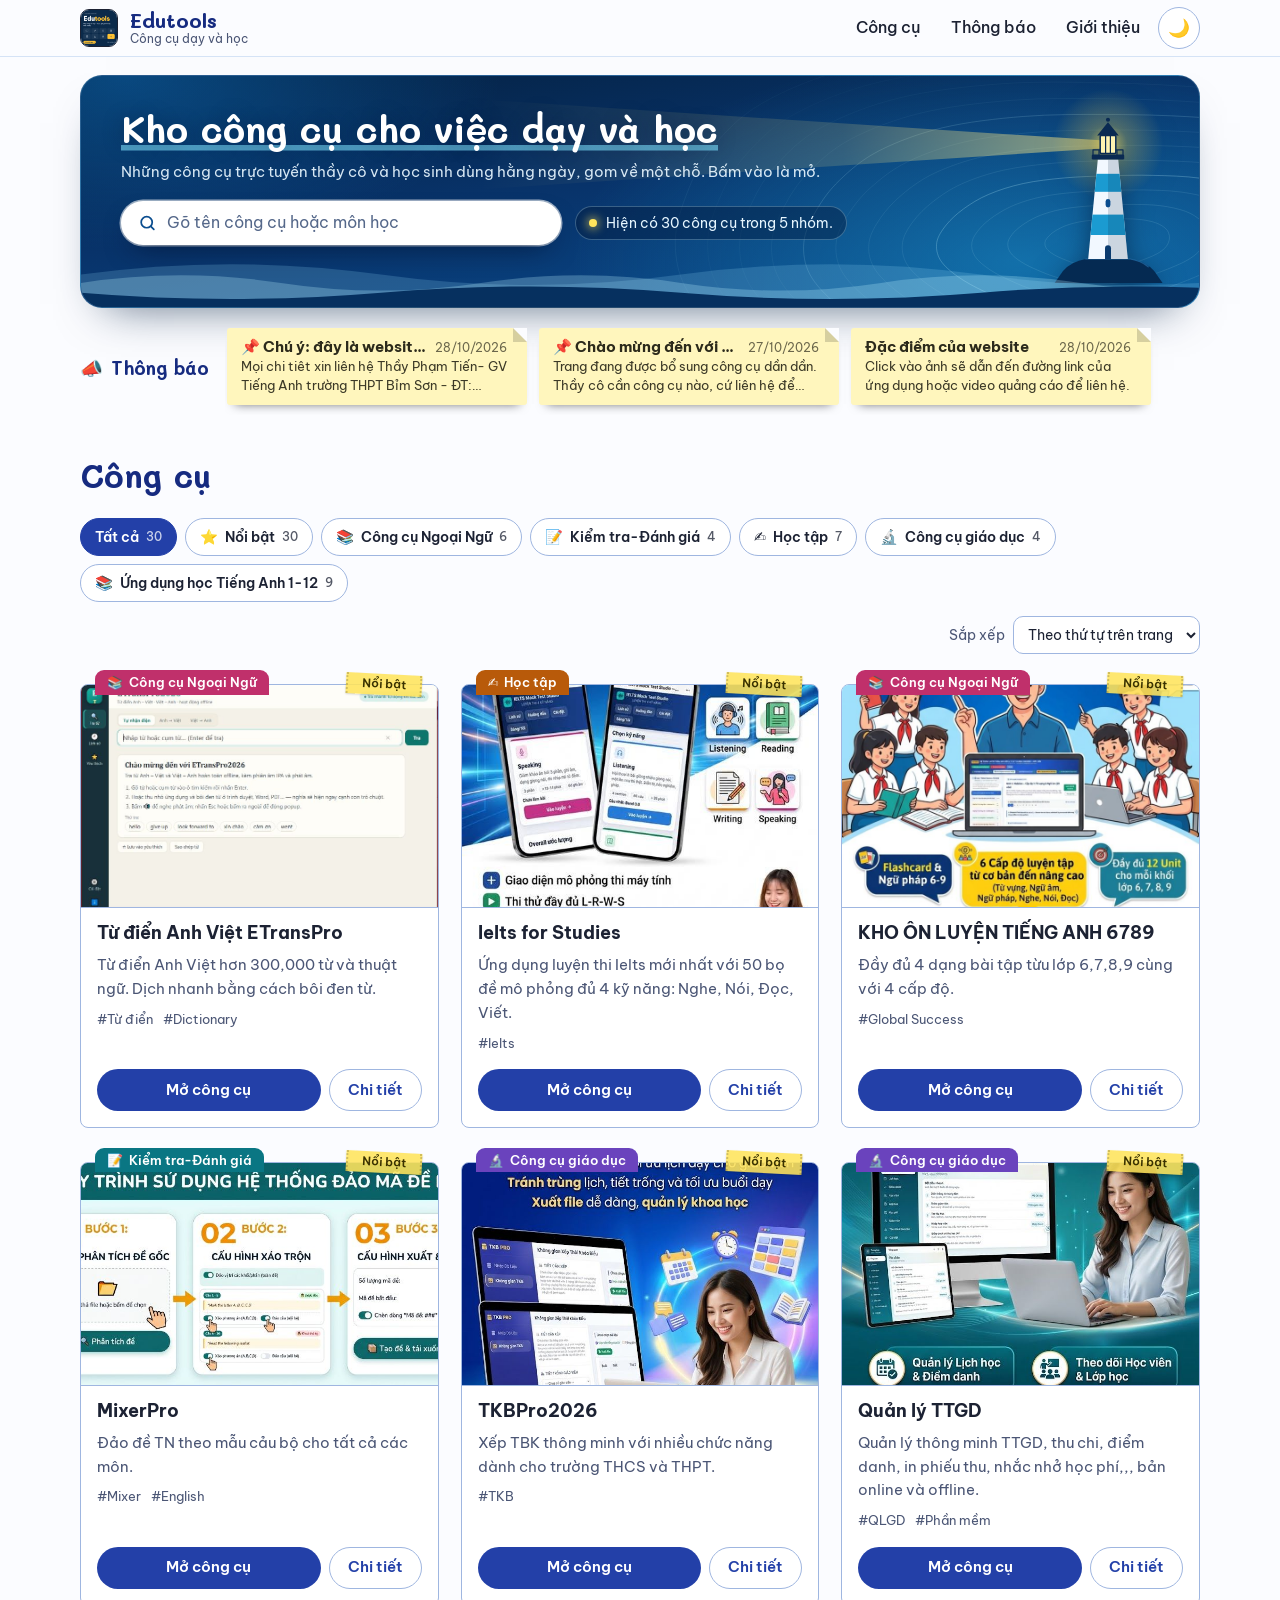
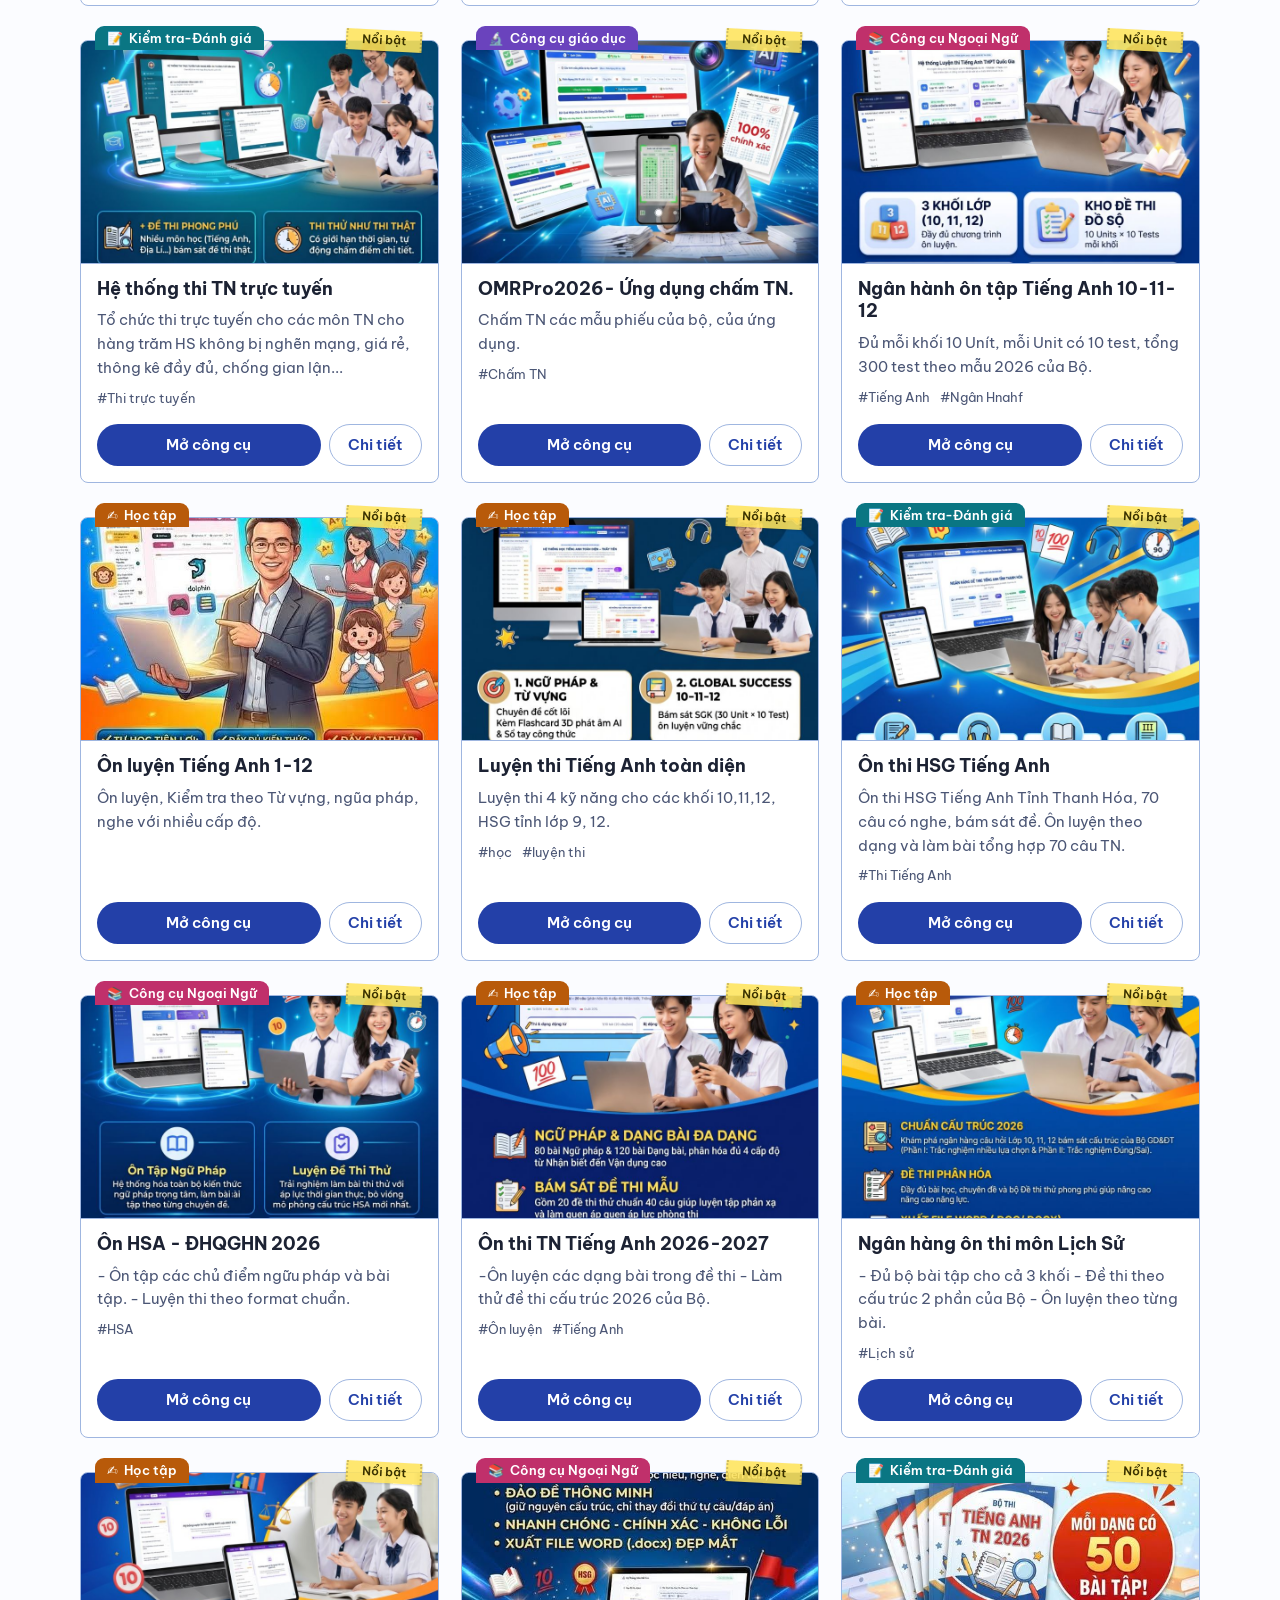
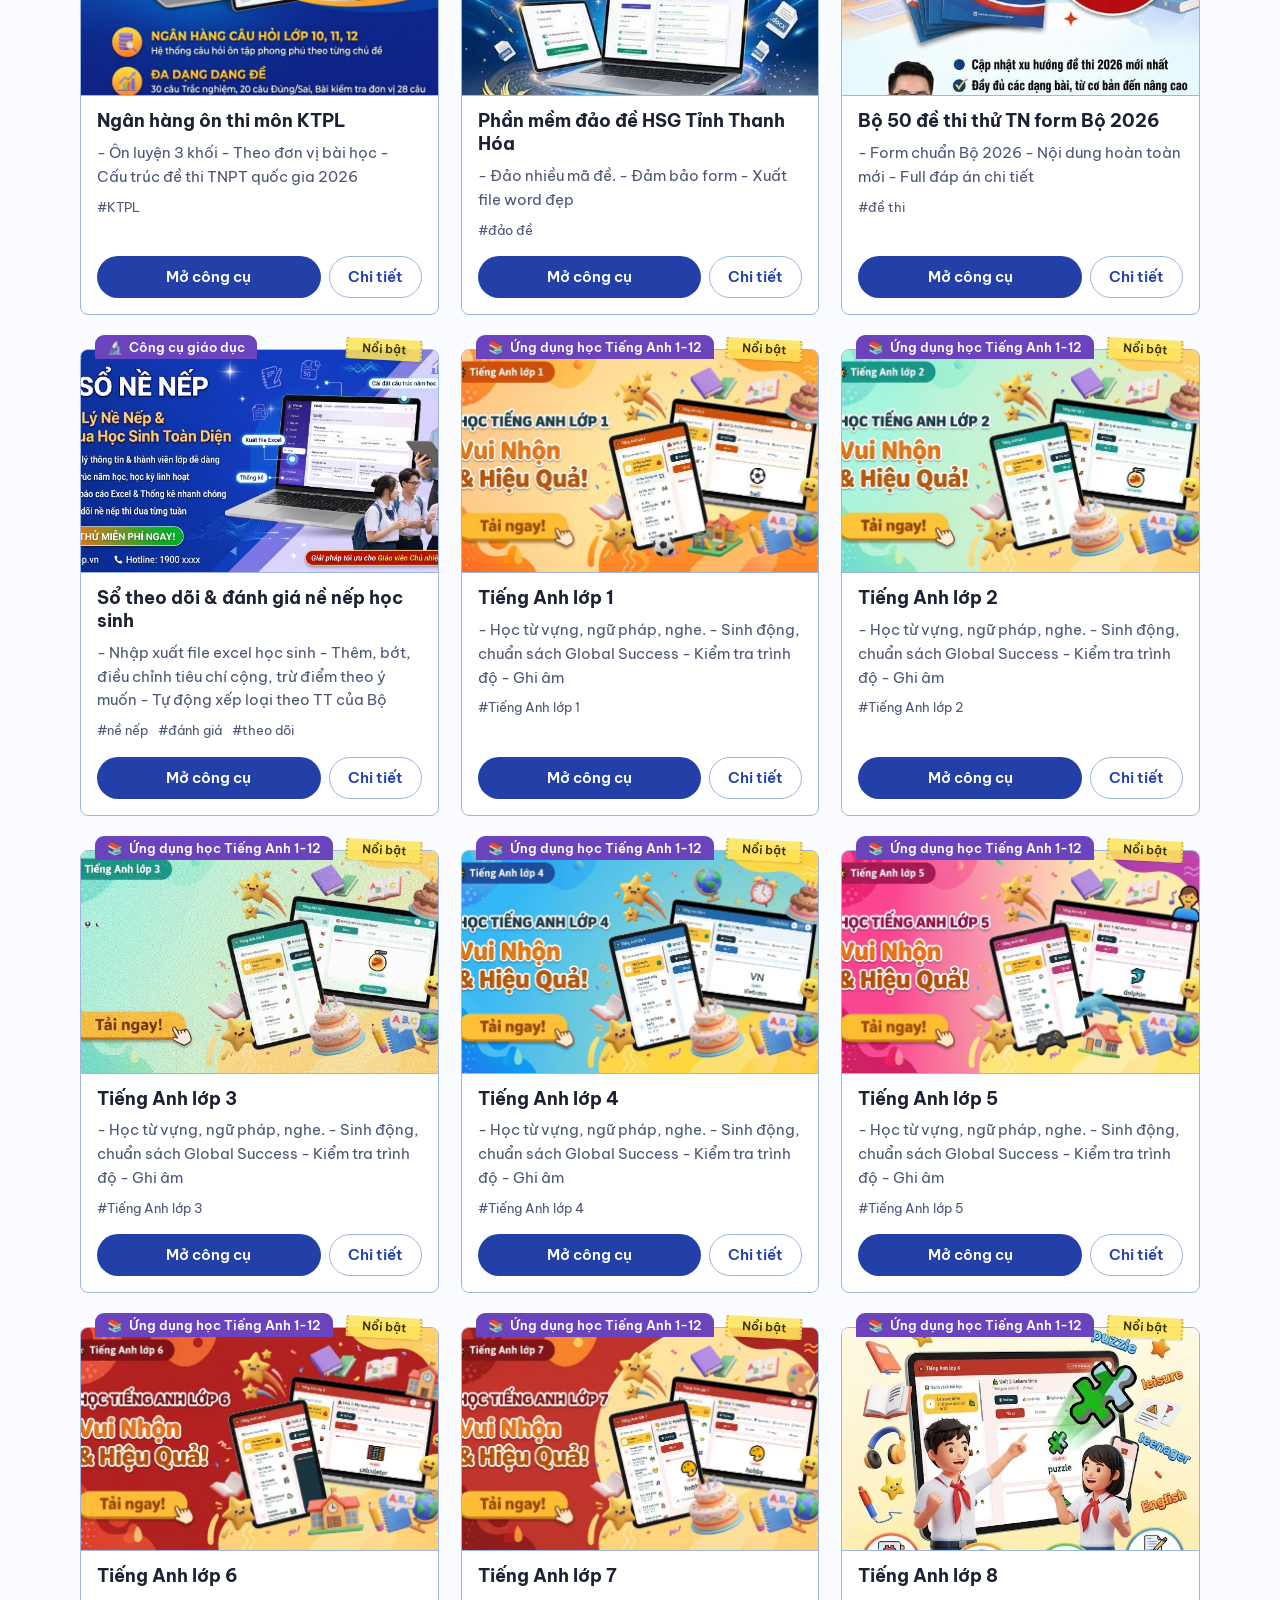
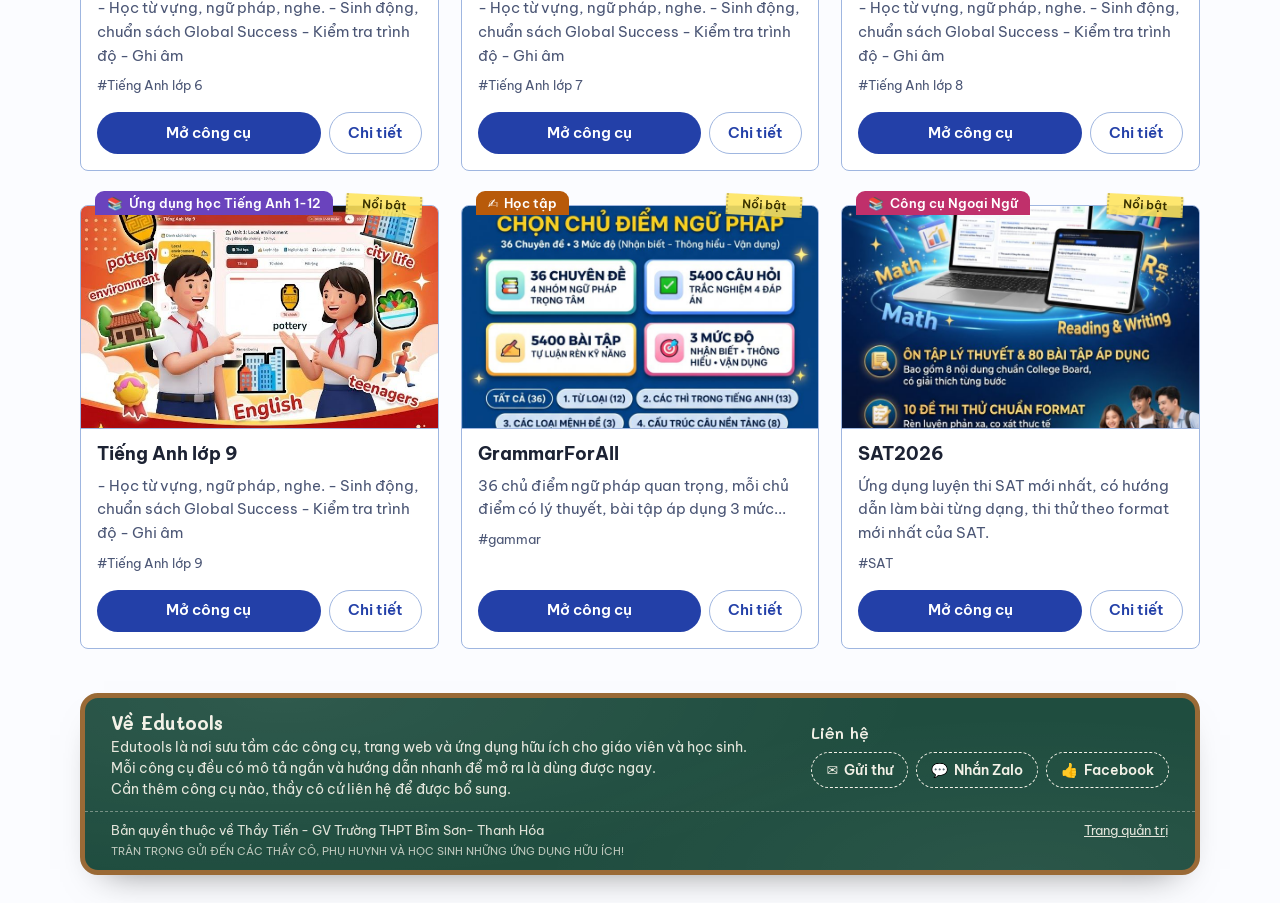
<file: index.html>
<!doctype html>
<!--
  Edutools - trang chủ
  Bản quyền thuộc về Thầy Tiến - GV Trường THPT Bỉm Sơn- Thanh Hóa
-->
<html lang="vi" data-theme="light">
<head>
  <meta charset="utf-8">
  <meta name="viewport" content="width=device-width, initial-scale=1">
  <title>Edutools - Công cụ dạy và học</title>
  <meta name="description" content="Kho công cụ trực tuyến cho giáo viên và học sinh: mở là dùng, có mô tả và hướng dẫn ngắn.">
  <meta name="theme-color" content="#08336a">
  <link rel="icon" href="data:image/svg+xml,%3Csvg xmlns='http://www.w3.org/2000/svg' viewBox='0 0 100 100'%3E%3Ctext y='.9em' font-size='90'%3E✏️%3C/text%3E%3C/svg%3E">
  <link rel="preconnect" href="https://fonts.googleapis.com">
  <link rel="preconnect" href="https://fonts.gstatic.com" crossorigin>
  <link rel="stylesheet" href="https://fonts.googleapis.com/css2?family=Be+Vietnam+Pro:wght@400;500;600;700&family=Mali:wght@600;700&display=swap">
  <script>
    try {
      var t = localStorage.getItem('edutools_theme') ||
        (window.matchMedia && matchMedia('(prefers-color-scheme: dark)').matches ? 'dark' : 'light');
      document.documentElement.setAttribute('data-theme', t);
    } catch (e) {}
  </script>
  <link rel="stylesheet" href="style.css">
</head>
<body>
  <a class="skip-link" href="#congcu">Chuyển tới danh sách công cụ</a>

  <header class="topbar">
    <div class="wrap">
      <a class="brand" href="#top" aria-label="Về đầu trang">
        <span class="brand-mark" id="brandMark">✏️</span>
        <span class="brand-text">
          <span class="brand-name" id="brandName">Edutools</span>
          <span class="brand-slogan" id="brandSlogan">Công cụ dạy và học</span>
        </span>
      </a>
      <nav class="nav" aria-label="Điều hướng chính">
        <a href="#congcu">Công cụ</a>
        <a href="#thongbao" id="navNews" hidden>Thông báo</a>
        <a href="#gioithieu">Giới thiệu</a>
        <button type="button" class="icon-btn" id="themeBtn" aria-label="Đổi giao diện sáng hoặc tối">🌙</button>
      </nav>
    </div>
  </header>

  <section class="hero" id="top">
    <div class="wrap">
      <div class="hero-copy">
        <h1><span class="hero-title" id="heroTitle">Kho công cụ cho việc dạy và học</span></h1>
        <p class="hero-text" id="heroText"></p>
        <div class="hero-find">
          <form class="search" role="search" id="searchForm">
            <label class="sr-only" for="q">Tìm công cụ theo tên, môn học hoặc từ khóa</label>
            <svg viewBox="0 0 24 24" fill="none" stroke="currentColor" stroke-width="2.2" stroke-linecap="round" stroke-linejoin="round" aria-hidden="true"><circle cx="11" cy="11" r="7"/><path d="m20 20-3.5-3.5"/></svg>
            <input id="q" type="search" placeholder="Gõ tên công cụ hoặc môn học" autocomplete="off" enterkeyhint="search">
          </form>
          <p class="hero-meta" id="heroMeta" aria-live="polite"></p>
        </div>
      </div>
    </div>
    <div class="hero-art" aria-hidden="true">
      <svg class="contours" viewBox="0 0 1700 720" focusable="false">
        <path d="M950.9 470.0C949.6 473.5 947.5 476.9 944.4 480.1C941.3 483.3 937.0 486.3 932.3 489.0C927.6 491.7 921.8 494.1 916.0 496.4C910.2 498.7 904.3 500.9 897.7 503.0C891.1 505.2 884.2 507.5 876.2 509.1C868.3 510.8 859.0 512.3 850.0 512.7C841.0 513.1 830.9 512.7 822.1 511.6C813.4 510.5 805.2 508.3 797.7 506.2C790.3 504.1 783.8 501.6 777.5 499.0C771.2 496.4 765.0 493.8 760.1 490.8C755.1 487.8 750.3 484.4 747.8 481.0C745.3 477.5 744.4 473.6 745.0 470.0C745.7 466.4 748.5 462.8 751.6 459.5C754.8 456.1 759.1 453.0 763.9 450.1C768.7 447.2 774.1 444.4 780.3 442.1C786.6 439.8 793.9 437.8 801.4 436.3C808.9 434.8 817.3 434.0 825.4 433.3C833.5 432.5 841.5 432.2 850.0 431.9C858.5 431.5 867.0 431.0 876.1 431.0C885.2 431.1 895.5 431.1 904.5 432.2C913.5 433.4 923.3 435.3 930.3 437.9C937.3 440.5 942.9 444.2 946.6 447.7C950.2 451.2 951.5 455.3 952.2 459.0C952.9 462.8 952.2 466.5 950.9 470.0Z"/>
        <path d="M1011.4 470.0C1009.2 475.6 1005.8 481.1 1000.8 486.2C995.8 491.2 989.0 496.0 981.4 500.4C973.9 504.7 964.8 508.5 955.6 512.3C946.5 516.1 937.2 519.6 926.7 523.1C916.1 526.6 905.2 530.6 892.4 533.3C879.6 536.0 864.6 538.6 850.0 539.3C835.4 540.1 818.9 539.3 804.7 537.6C790.6 535.8 777.1 532.2 765.2 528.8C753.2 525.3 742.9 521.0 733.1 516.8C723.2 512.5 713.7 508.1 706.1 503.2C698.4 498.4 691.2 493.0 687.4 487.4C683.6 481.9 682.3 475.7 683.3 470.0C684.4 464.3 688.7 458.5 693.5 453.2C698.3 447.9 704.8 442.9 712.1 438.2C719.5 433.5 727.8 428.8 737.6 425.1C747.5 421.3 759.1 417.9 771.2 415.4C783.3 412.9 796.9 411.5 810.0 410.3C823.2 409.1 836.3 408.7 850.0 408.2C863.7 407.6 877.6 406.9 892.2 407.0C906.8 407.2 923.2 407.3 937.7 409.2C952.2 411.1 967.7 414.3 978.9 418.4C990.1 422.6 999.1 428.6 1004.9 434.2C1010.7 439.9 1012.6 446.5 1013.7 452.5C1014.8 458.4 1013.5 464.4 1011.4 470.0Z"/>
        <path d="M1071.2 470.0C1068.3 477.7 1063.6 485.2 1056.7 492.2C1049.9 499.1 1040.5 505.6 1030.3 511.6C1020.0 517.6 1007.6 522.8 995.2 528.1C982.8 533.3 970.2 538.3 955.8 543.3C941.4 548.2 926.4 553.8 908.7 557.7C891.1 561.5 870.3 565.4 850.0 566.4C829.7 567.5 806.6 566.5 787.0 564.0C767.4 561.6 748.6 556.5 732.2 551.6C715.8 546.7 701.9 540.6 688.6 534.6C675.3 528.6 662.8 522.4 652.7 515.6C642.7 508.8 633.3 501.3 628.4 493.8C623.4 486.2 621.9 477.8 623.3 470.0C624.6 462.2 630.2 454.4 636.5 447.1C642.7 439.8 651.0 432.8 660.7 426.3C670.4 419.7 681.3 413.2 694.5 407.8C707.8 402.4 723.7 397.5 740.4 394.1C757.0 390.6 776.0 388.5 794.3 386.9C812.6 385.2 831.0 384.7 850.0 384.0C869.0 383.3 888.2 382.5 908.4 382.9C928.5 383.3 951.1 383.6 970.9 386.3C990.7 389.0 1011.9 393.4 1027.2 399.1C1042.5 404.9 1054.6 413.1 1062.5 420.9C1070.4 428.7 1073.1 437.8 1074.5 445.9C1076.0 454.1 1074.2 462.3 1071.2 470.0Z"/>
        <path class="idx" d="M1130.6 470.0C1126.9 479.8 1121.0 489.3 1112.4 498.1C1103.8 506.9 1092.0 515.3 1079.1 522.9C1066.1 530.5 1050.5 537.2 1034.8 543.9C1019.2 550.7 1003.4 557.2 985.1 563.6C966.8 570.0 947.8 577.3 925.3 582.4C902.8 587.4 876.0 592.5 850.0 593.9C824.0 595.3 794.2 594.1 769.0 590.9C743.8 587.7 719.8 581.1 699.0 574.6C678.2 568.2 660.6 560.2 644.2 552.3C627.7 544.5 612.4 536.4 600.2 527.7C587.9 519.0 576.6 509.5 570.7 499.9C564.8 490.3 563.1 479.8 564.7 470.0C566.4 460.2 573.1 450.4 580.5 441.1C587.9 431.9 597.7 422.9 609.4 414.4C621.1 406.0 634.3 397.4 650.9 390.4C667.5 383.3 687.6 376.8 708.8 372.2C730.1 367.6 754.7 364.9 778.2 362.8C801.7 360.7 825.6 360.1 850.0 359.4C874.4 358.7 899.0 357.9 924.6 358.6C950.3 359.2 978.8 359.8 1003.8 363.4C1028.8 367.0 1055.6 372.7 1074.8 380.1C1094.1 387.5 1109.4 397.9 1119.3 407.8C1129.3 417.7 1132.7 429.1 1134.5 439.5C1136.4 449.9 1134.2 460.2 1130.6 470.0Z"/>
        <path d="M1189.4 470.0C1185.1 481.8 1178.2 493.4 1168.0 504.1C1157.8 514.8 1143.6 524.9 1128.1 534.2C1112.5 543.5 1093.7 551.6 1074.8 559.9C1055.9 568.2 1036.8 576.2 1014.7 584.1C992.6 592.0 969.5 601.1 942.0 607.4C914.6 613.6 881.9 619.9 850.0 621.7C818.1 623.5 781.6 622.0 750.8 618.0C720.1 614.1 690.7 605.8 665.5 597.8C640.4 589.8 619.4 579.7 599.9 570.0C580.4 560.3 562.6 550.3 548.4 539.6C534.2 529.0 521.3 517.6 514.5 506.0C507.7 494.3 505.8 481.8 507.7 470.0C509.5 458.2 517.0 446.4 525.4 435.2C533.8 424.0 544.6 413.0 558.1 402.6C571.6 392.2 586.8 381.4 606.6 372.6C626.3 363.8 650.7 355.6 676.5 349.8C702.4 344.1 732.7 340.7 761.6 338.1C790.6 335.5 820.1 335.0 850.0 334.4C879.9 333.7 909.9 333.1 941.0 334.2C972.1 335.2 1006.4 336.3 1036.5 340.8C1066.6 345.3 1098.5 352.3 1121.6 361.3C1144.8 370.4 1163.1 382.9 1175.1 394.9C1187.1 406.9 1191.3 420.7 1193.7 433.2C1196.1 445.7 1193.7 458.2 1189.4 470.0Z"/>
        <path d="M1248.0 470.0C1243.3 483.9 1235.6 497.5 1223.9 510.1C1212.1 522.7 1195.7 534.6 1177.6 545.6C1159.5 556.7 1137.4 566.2 1115.3 576.1C1093.1 586.0 1070.7 595.5 1044.7 604.9C1018.6 614.3 991.4 625.1 958.9 632.6C926.5 640.1 887.7 647.6 850.0 649.7C812.3 651.9 768.9 650.1 732.5 645.3C696.2 640.6 661.5 630.6 632.0 621.0C602.6 611.4 578.4 599.2 556.0 587.6C533.6 576.0 513.6 564.0 497.5 551.4C481.5 538.8 467.2 525.4 459.6 511.8C452.0 498.3 449.9 483.7 451.8 470.0C453.7 456.3 461.9 442.6 471.0 429.4C480.1 416.2 491.6 403.2 506.7 390.7C521.7 378.2 538.7 365.2 561.5 354.6C584.3 343.9 612.9 333.8 643.4 326.9C673.9 319.9 710.2 315.8 744.7 312.8C779.1 309.8 814.6 309.5 850.0 309.0C885.4 308.5 920.9 308.2 957.3 309.8C993.8 311.3 1033.7 312.9 1068.7 318.5C1103.7 324.0 1140.7 332.4 1167.5 343.0C1194.3 353.6 1215.6 368.3 1229.7 382.3C1243.7 396.3 1248.8 412.3 1251.9 426.9C1254.9 441.5 1252.6 456.1 1248.0 470.0Z"/>
        <path d="M1306.3 470.0C1301.5 485.9 1293.3 501.6 1280.2 516.1C1267.1 530.7 1248.5 544.5 1227.9 557.3C1207.2 570.0 1181.9 581.1 1156.4 592.6C1130.9 604.0 1105.1 615.0 1075.1 625.9C1045.0 636.8 1013.5 649.4 976.0 658.1C938.5 666.7 893.6 675.5 850.0 677.9C806.4 680.3 756.1 678.3 714.2 672.7C672.3 667.1 632.3 655.4 598.7 644.1C565.0 632.9 537.6 618.6 512.4 605.0C487.2 591.5 465.2 577.5 447.5 563.0C429.7 548.4 414.2 533.1 405.8 517.6C397.4 502.1 395.2 485.7 397.1 470.0C399.0 454.3 407.4 438.8 417.1 423.6C426.7 408.4 438.5 393.3 454.9 378.7C471.3 364.2 489.8 348.8 515.5 336.2C541.3 323.6 574.1 311.5 609.4 303.3C644.7 295.1 687.2 290.2 727.3 286.9C767.4 283.5 808.9 283.4 850.0 283.2C891.1 283.0 931.9 283.2 973.7 285.4C1015.4 287.6 1060.6 289.9 1100.4 296.5C1140.1 303.2 1181.8 312.9 1212.2 325.1C1242.6 337.4 1266.8 354.1 1282.9 370.0C1299.1 386.0 1305.3 404.1 1309.2 420.8C1313.1 437.4 1311.2 454.1 1306.3 470.0Z"/>
        <path class="idx" d="M1364.7 470.0C1360.0 487.9 1351.6 505.7 1337.4 522.2C1323.1 538.8 1302.4 554.6 1279.2 569.1C1256.0 583.6 1227.3 596.3 1198.4 609.4C1169.5 622.4 1140.1 634.9 1105.8 647.3C1071.6 659.6 1035.8 673.9 993.1 683.7C950.5 693.5 899.5 703.4 850.0 706.1C800.5 708.8 743.4 706.4 696.0 699.9C648.6 693.4 603.3 680.1 565.5 667.1C527.7 654.2 497.3 637.7 469.4 622.2C441.5 606.8 417.6 590.8 398.2 574.3C378.8 557.8 362.1 540.7 352.9 523.3C343.8 505.9 341.4 487.6 343.1 470.0C344.8 452.4 353.4 435.1 363.3 417.8C373.3 400.6 385.1 383.4 402.6 366.7C420.2 350.0 440.0 332.0 468.7 317.5C497.3 302.9 534.4 288.7 574.6 279.2C614.7 269.7 663.7 264.0 709.6 260.4C755.5 256.7 803.3 257.0 850.0 257.1C896.7 257.3 943.0 258.2 989.9 261.2C1036.8 264.1 1087.1 267.3 1131.4 275.0C1175.7 282.8 1221.8 293.9 1255.7 307.7C1289.6 321.5 1316.5 340.2 1334.8 358.0C1353.1 375.9 1360.6 396.1 1365.6 414.7C1370.6 433.4 1369.5 452.1 1364.7 470.0Z"/>
        <path d="M1423.4 470.0C1419.1 490.0 1410.8 509.9 1395.6 528.5C1380.3 547.0 1357.5 564.9 1331.8 581.3C1306.1 597.6 1273.8 611.9 1241.3 626.5C1208.9 641.1 1175.6 655.1 1137.1 668.9C1098.6 682.7 1058.2 698.5 1010.4 709.4C962.5 720.3 905.4 731.2 850.0 734.2C794.6 737.1 730.8 734.4 677.9 727.0C625.0 719.6 574.5 704.5 532.7 689.8C490.9 675.2 457.4 656.6 426.9 639.2C396.4 621.9 370.7 603.9 349.6 585.6C328.6 567.2 310.8 548.1 300.8 528.9C290.8 509.6 288.1 489.5 289.6 470.0C291.1 450.5 299.6 431.3 309.6 412.1C319.7 392.8 331.3 373.4 349.8 354.5C368.4 335.5 389.4 315.0 420.9 298.4C452.4 281.7 493.9 265.4 539.0 254.5C584.1 243.7 639.6 237.3 691.5 233.4C743.3 229.4 797.6 230.2 850.0 230.9C902.4 231.5 954.0 233.3 1006.0 237.1C1057.9 241.0 1113.1 245.1 1161.7 254.0C1210.4 263.0 1260.6 275.5 1297.9 290.8C1335.1 306.2 1364.7 326.7 1385.3 346.4C1405.8 366.0 1414.9 388.2 1421.3 408.8C1427.6 429.4 1427.7 450.0 1423.4 470.0Z"/>
        <path d="M1482.5 470.0C1478.9 492.0 1471.2 514.2 1455.1 534.9C1439.0 555.5 1414.2 575.6 1385.9 593.8C1357.6 612.0 1321.5 627.9 1285.3 644.1C1249.1 660.3 1211.6 675.6 1168.7 690.8C1125.7 705.9 1080.7 723.2 1027.6 735.1C974.5 747.0 911.3 758.9 850.0 762.0C788.7 765.1 718.3 761.9 660.0 753.6C601.7 745.3 546.2 728.5 500.4 712.2C454.5 696.0 418.1 675.3 385.0 656.0C351.9 636.7 324.3 616.9 301.6 596.6C279.0 576.4 260.0 555.5 249.1 534.4C238.3 513.3 235.2 491.4 236.3 470.0C237.4 448.6 245.7 427.6 255.7 406.3C265.7 385.0 276.9 363.4 296.3 342.1C315.7 320.9 337.8 297.7 372.2 278.9C406.6 260.1 452.5 241.5 502.7 229.4C552.8 217.2 615.2 210.1 673.1 205.9C731.0 201.8 791.9 203.2 850.0 204.5C908.1 205.7 965.0 208.5 1021.9 213.4C1078.8 218.2 1138.5 223.4 1191.3 233.6C1244.1 243.8 1298.2 257.6 1338.7 274.5C1379.2 291.4 1411.5 313.6 1434.4 335.0C1457.3 356.4 1468.3 380.4 1476.3 402.9C1484.3 425.4 1486.0 448.0 1482.5 470.0Z"/>
        <path d="M1542.3 470.0C1539.8 494.1 1532.9 518.6 1516.1 541.4C1499.3 564.2 1472.6 586.5 1441.7 606.6C1410.7 626.8 1370.5 644.4 1330.3 662.1C1290.2 679.9 1248.2 696.5 1200.6 712.9C1153.0 729.4 1103.2 748.0 1044.7 760.7C986.3 773.5 917.1 786.3 850.0 789.5C782.9 792.7 706.0 789.0 642.4 779.8C578.9 770.6 518.4 752.1 468.6 734.2C418.8 716.3 379.4 693.6 343.7 672.5C307.9 651.4 278.4 629.7 254.0 607.6C229.7 585.5 209.5 562.9 197.6 539.9C185.7 517.0 182.2 493.2 182.8 470.0C183.4 446.8 191.3 423.9 201.2 400.5C211.1 377.1 221.7 353.2 242.0 329.6C262.3 306.0 285.4 280.1 322.7 259.1C360.0 238.1 410.5 217.3 465.8 203.8C521.1 190.3 590.5 182.5 654.5 178.2C718.6 173.9 786.2 176.1 850.0 178.1C913.8 180.0 975.9 184.0 1037.6 190.0C1099.3 195.9 1163.2 202.2 1220.0 213.7C1276.8 225.1 1334.5 240.3 1378.2 258.7C1421.9 277.1 1456.8 300.9 1482.3 324.0C1507.7 347.0 1520.9 372.7 1530.9 397.0C1540.9 421.4 1544.7 445.9 1542.3 470.0Z"/>
        <path class="idx" d="M1602.9 470.0C1601.9 496.2 1596.1 523.1 1578.8 548.1C1561.5 573.1 1532.9 597.8 1499.2 619.9C1465.4 642.0 1420.9 661.4 1376.5 680.6C1332.1 699.8 1285.4 717.7 1232.9 735.3C1180.5 752.9 1125.6 772.6 1061.8 786.2C998.0 799.7 922.8 813.2 850.0 816.4C777.2 819.6 694.0 815.6 625.3 805.5C556.5 795.4 491.2 775.2 437.5 755.8C383.8 736.3 341.4 711.7 302.9 688.8C264.4 666.0 232.8 642.5 206.6 618.6C180.5 594.7 158.8 570.2 145.8 545.5C132.8 520.7 128.7 495.2 128.8 470.0C128.8 444.8 136.3 420.1 146.0 394.5C155.7 369.0 165.8 342.8 186.9 316.9C208.0 290.9 232.3 262.2 272.5 239.0C312.7 215.8 367.8 192.7 428.4 177.9C488.9 163.1 565.5 154.6 635.8 150.2C706.1 145.9 780.5 148.9 850.0 151.7C919.5 154.5 986.7 159.8 1053.0 166.9C1119.3 174.0 1187.3 181.6 1247.9 194.3C1308.4 207.1 1369.6 223.6 1416.4 243.4C1463.3 263.2 1500.8 288.6 1529.0 313.2C1557.1 337.8 1572.8 365.1 1585.1 391.2C1597.5 417.3 1604.0 443.8 1602.9 470.0Z"/>
      </svg>
      <div class="beam"></div>
      <svg class="lh" viewBox="0 0 190 310" focusable="false">
        <defs>
          <radialGradient id="lhGlow" cx="50%" cy="50%" r="50%">
            <stop offset="0" stop-color="#ffe45c" stop-opacity=".75"/>
            <stop offset=".35" stop-color="#ffe45c" stop-opacity=".28"/>
            <stop offset="1" stop-color="#ffe45c" stop-opacity="0"/>
          </radialGradient>
          <clipPath id="lhTower"><path d="M62 270 L78 104 H112 L128 270 Z"/></clipPath>
        </defs>
        <circle class="lh-glow" cx="95" cy="79" r="92" fill="url(#lhGlow)"/>
        <path d="M6 310 L20 290 Q34 274 58 270 H132 Q158 274 172 290 L186 310 Z" fill="#052a52"/>
        <path d="M58 270 H132 Q150 273 162 283" fill="none" stroke="#2b78b8" stroke-width="2" stroke-linecap="round" opacity=".6"/>
        <path d="M62 270 L78 104 H112 L128 270 Z" fill="#f2f8ff"/>
        <g clip-path="url(#lhTower)">
          <rect x="50" y="128" width="90" height="30" fill="#1b9bd1"/>
          <rect x="50" y="196" width="90" height="34" fill="#1b9bd1"/>
          <rect x="95" y="90" width="50" height="190" fill="#04203f" opacity=".16"/>
        </g>
        <path d="M90 270 V252 a5 5 0 0 1 10 0 V270Z" fill="#0a3a6e"/>
        <rect x="91" y="170" width="8" height="14" rx="4" fill="#0a4d8f"/>
        <rect x="68" y="96" width="54" height="8" rx="2" fill="#0a2a52"/>
        <path d="M70 96 V88 M80 96 V88 M110 96 V88 M120 96 V88 M70 88 H120" stroke="#0a2a52" stroke-width="2" stroke-linecap="round" fill="none"/>
        <rect x="82" y="64" width="26" height="30" rx="2" fill="#fff3b0"/>
        <path d="M91 64 V94 M99 64 V94" stroke="#0a2a52" stroke-width="2"/>
        <rect x="82" y="64" width="26" height="30" rx="2" fill="none" stroke="#0a2a52" stroke-width="2.5"/>
        <path d="M77 64 L95 42 L113 64 Z" fill="#0a2a52"/>
        <circle cx="95" cy="38" r="3.4" fill="#0a2a52"/>
      </svg>
    </div>
    <svg class="hero-waves wv-back" viewBox="0 0 2400 92" preserveAspectRatio="none" aria-hidden="true" focusable="false"><path d="M0 44 q 150 -30 300 0 t 300 0 t 300 0 t 300 0 t 300 0 t 300 0 t 300 0 t 300 0 L2400 92 L0 92 Z"/></svg>
    <svg class="hero-waves wv-mid" viewBox="0 0 2400 92" preserveAspectRatio="none" aria-hidden="true" focusable="false"><path d="M0 56 q 100 -22 200 0 t 200 0 t 200 0 t 200 0 t 200 0 t 200 0 t 200 0 t 200 0 t 200 0 t 200 0 t 200 0 t 200 0 L2400 92 L0 92 Z"/></svg>
    <svg class="hero-waves wv-front" viewBox="0 0 2400 92" preserveAspectRatio="none" aria-hidden="true" focusable="false"><path d="M0 70 q 150 18 300 0 t 300 0 t 300 0 t 300 0 t 300 0 t 300 0 t 300 0 t 300 0 L2400 92 L0 92 Z"/></svg>
  </section>

  <main id="main">
    <section class="strip" id="thongbao" hidden aria-labelledby="newsTitle">
      <div class="wrap strip-row">
        <h2 class="strip-title" id="newsTitle"><span aria-hidden="true">📣</span>Thông báo</h2>
        <div class="strip-scroll">
          <button type="button" class="strip-arrow prev" id="newsPrev" aria-label="Xem thông báo trước" hidden>‹</button>
          <div class="notes-row" id="notes" role="list"></div>
          <button type="button" class="strip-arrow next" id="newsNext" aria-label="Xem thông báo tiếp theo" hidden>›</button>
        </div>
      </div>
    </section>

    <section class="section" id="congcu">
      <div class="wrap">
        <div class="section-head">
          <h2 class="section-title">Công cụ</h2>
          <p class="section-sub" id="resultNote" aria-live="polite"></p>
        </div>
        <div class="toolbar">
          <div class="chips" id="chips" role="group" aria-label="Lọc theo nhóm"></div>
          <label class="sort">Sắp xếp
            <select class="select" id="sort">
              <option value="order">Theo thứ tự trên trang</option>
              <option value="new">Mới thêm nhất</option>
              <option value="az">Tên từ A đến Z</option>
            </select>
          </label>
        </div>
        <ul class="grid" id="grid"><li class="empty" style="grid-column:1/-1">Đang tải danh sách công cụ…</li></ul>
        <noscript><p class="empty">Trang cần bật JavaScript để hiển thị danh sách công cụ.</p></noscript>
      </div>
    </section>
  </main>

  <div class="board" id="gioithieu">
    <div class="wrap about">
      <div>
        <h2>Về <span id="aboutName">Edutools</span></h2>
        <p id="aboutText"></p>
      </div>
      <div class="contact" id="contact" hidden>
        <h3>Liên hệ</h3>
        <div class="contact-links" id="contactLinks"></div>
      </div>
    </div>
    <footer class="foot">
      <div class="wrap">
        <div>
          <p id="copyright"></p>
          <small id="footerNote" hidden></small>
        </div>
        <p><a href="admin.html">Trang quản trị</a></p>
      </div>
    </footer>
  </div>

  <dialog class="sheet" id="sheet" aria-labelledby="sheetTitle"></dialog>

  <script src="common.js?v=2"></script>
  <script src="app.js"></script>
</body>
</html>
</file>
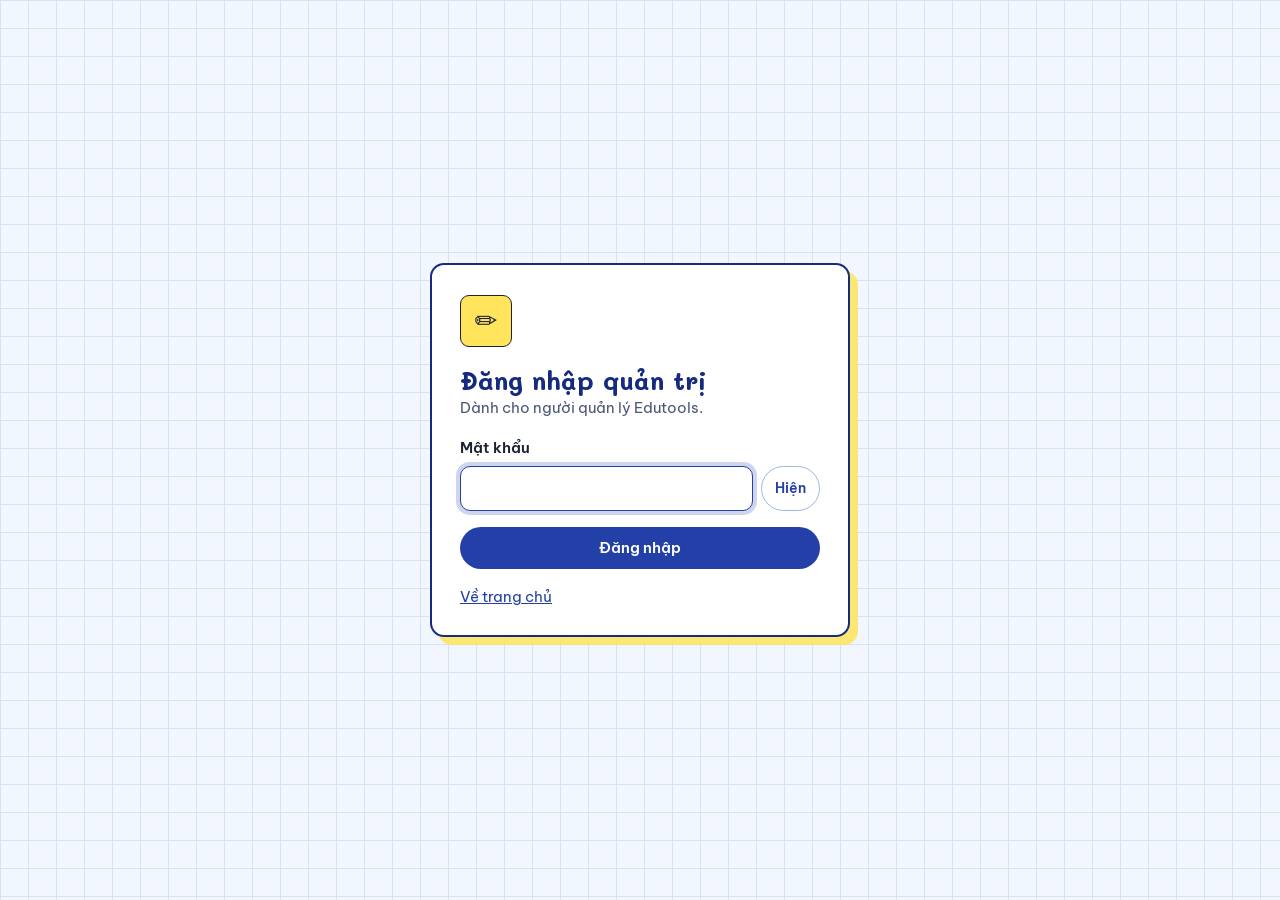
<file: admin.html>
<!doctype html>
<!--
  Edutools - trang quản trị
  Bản quyền thuộc về Thầy Tiến - GV Trường THPT Bỉm Sơn- Thanh Hóa
-->
<html lang="vi" data-theme="light">
<head>
  <meta charset="utf-8">
  <meta name="viewport" content="width=device-width, initial-scale=1">
  <meta name="robots" content="noindex, nofollow">
  <title>Quản trị - Edutools</title>
  <meta name="theme-color" content="#2340a8">
  <link rel="icon" href="data:image/svg+xml,%3Csvg xmlns='http://www.w3.org/2000/svg' viewBox='0 0 100 100'%3E%3Ctext y='.9em' font-size='90'%3E✏️%3C/text%3E%3C/svg%3E">
  <link rel="preconnect" href="https://fonts.googleapis.com">
  <link rel="preconnect" href="https://fonts.gstatic.com" crossorigin>
  <link rel="stylesheet" href="https://fonts.googleapis.com/css2?family=Be+Vietnam+Pro:wght@400;500;600;700&family=Mali:wght@600;700&display=swap">
  <script>
    try {
      var t = localStorage.getItem('edutools_theme') ||
        (window.matchMedia && matchMedia('(prefers-color-scheme: dark)').matches ? 'dark' : 'light');
      document.documentElement.setAttribute('data-theme', t);
    } catch (e) {}
  </script>
  <link rel="stylesheet" href="style.css">
  <link rel="stylesheet" href="admin.css">
</head>
<body class="admin">

  <section class="login" id="login" hidden>
    <form class="login-card" id="loginForm">
      <span class="brand-mark" aria-hidden="true">✏️</span>
      <div>
        <h1>Đăng nhập quản trị</h1>
        <p>Dành cho người quản lý Edutools.</p>
      </div>
      <div class="field">
        <label for="pw">Mật khẩu</label>
        <div class="pw-row">
          <input class="input" id="pw" type="password" autocomplete="current-password" required>
          <button type="button" class="btn btn-ghost btn-sm" id="pwToggle" aria-pressed="false">Hiện</button>
        </div>
      </div>
      <p class="form-error" id="loginErr" role="alert" hidden></p>
      <button class="btn btn-primary" type="submit">Đăng nhập</button>
      <a href="index.html">Về trang chủ</a>
    </form>
  </section>

  <div id="app" hidden>
    <header class="a-top">
      <div class="a-top-l">
        <span class="brand-mark" id="aMark" aria-hidden="true">✏️</span>
        <span class="brand-name" id="aName">Edutools</span>
        <span class="a-badge">Quản trị</span>
      </div>
      <div class="a-top-r">
        <span class="pill ok" id="statePill" role="status"></span>
        <button type="button" class="btn btn-ghost btn-sm" id="previewBtn">Xem thử trang chủ</button>
        <button type="button" class="btn btn-primary btn-sm" id="goPublish">Xuất bản</button>
        <button type="button" class="icon-btn" id="themeBtn" aria-label="Đổi giao diện sáng hoặc tối" style="width:36px;height:36px">🌙</button>
        <button type="button" class="btn btn-ghost btn-sm" id="logoutBtn">Đăng xuất</button>
      </div>
    </header>
    <div class="a-body">
      <nav class="a-nav" id="nav" aria-label="Các mục quản trị"></nav>
      <main class="a-main" id="view" tabindex="-1"></main>
    </div>
  </div>

  <div class="toasts" id="toasts" aria-live="polite"></div>
  <dialog class="sheet form-dialog" id="dlg"></dialog>
  <dialog class="sheet confirm-dialog" id="dlgConfirm"></dialog>
  <noscript><p style="padding:24px">Trang quản trị cần bật JavaScript.</p></noscript>

  <script src="common.js?v=2"></script>
  <script src="admin.js?v=2"></script>
</body>
</html>
</file>
<file: style.css>
/*
 * Edutools - giao diện dùng chung (trang chủ và trang quản trị)
 * Ý tưởng: vở ô li, lề đỏ, mực xanh, bút dạ vàng, bảng xanh phấn trắng.
 * Bản quyền thuộc về Thầy Tiến - GV Trường THPT Bỉm Sơn- Thanh Hóa
 */

:root {
  --paper: #fbfcff;
  --paper-2: #f1f6ff;
  --surface: #ffffff;
  --ink: #1c2233;
  --ink-soft: #4b5675;
  --blue: #2340a8;
  --blue-ink: #162b80;
  --blue-soft: #e6edff;
  --on-blue: #ffffff;
  --rule: #d5e3f6;
  --rule-strong: #9fb6e0;
  --margin: #e5484d;
  --hl: #ffe45c;
  --danger: #b3261e;
  --danger-soft: #fdecea;
  --ok: #156b46;
  --ok-soft: #e4f6ec;
  --warn-soft: #fff4cf;
  --warn-ink: #6b4a00;
  --note-bg: #fff6bd;
  --note-ink: #2c2a1b;
  --board: #1f4d3f;
  --board-2: #183d32;
  --chalk: #f3f1e7;
  --wood: #9a6a36;
  --focus: #1f6feb;
  --font-body: 'Be Vietnam Pro', system-ui, -apple-system, 'Segoe UI', Roboto, sans-serif;
  --font-hand: 'Mali', 'Be Vietnam Pro', system-ui, sans-serif;
  color-scheme: light;
}

:root[data-theme='dark'] {
  --paper: #11162a;
  --paper-2: #171e3a;
  --surface: #182042;
  --ink: #e8ecfa;
  --ink-soft: #a5b0d3;
  --blue: #8aa4ff;
  --blue-ink: #b9c8ff;
  --blue-soft: #232d5c;
  --on-blue: #0f1428;
  --rule: #232c50;
  --rule-strong: #3d4a82;
  --margin: #f06b70;
  --hl: #6b5a0f;
  --danger: #ff8a80;
  --danger-soft: #3b1f24;
  --ok: #7ee0ac;
  --ok-soft: #173326;
  --warn-soft: #3a3110;
  --warn-ink: #ffe08a;
  --note-bg: #4b4519;
  --note-ink: #fff4b8;
  --focus: #9ec1ff;
  color-scheme: dark;
}

*, *::before, *::after { box-sizing: border-box; }

html { scroll-behavior: smooth; scroll-padding-top: 68px; -webkit-text-size-adjust: 100%; }

body {
  margin: 0;
  font-family: var(--font-body);
  font-size: 16px;
  line-height: 1.6;
  color: var(--ink);
  background: var(--paper);
  -webkit-font-smoothing: antialiased;
}

img { max-width: 100%; display: block; }
a { color: var(--blue); }
h1, h2, h3, h4, p { margin: 0; }
button, input, select, textarea { font: inherit; color: inherit; }
[hidden] { display: none !important; }

:focus-visible { outline: 3px solid var(--focus); outline-offset: 2px; border-radius: 4px; }

.sr-only {
  position: absolute; width: 1px; height: 1px; padding: 0; margin: -1px;
  overflow: hidden; clip: rect(0, 0, 0, 0); white-space: nowrap; border: 0;
}

.wrap { width: min(1120px, 100% - 40px); margin-inline: auto; }

.skip-link {
  position: absolute; left: 12px; top: -60px; z-index: 100;
  background: var(--blue); color: var(--on-blue); padding: 8px 14px; border-radius: 8px; text-decoration: none;
}
.skip-link:focus { top: 10px; }

/* ---------- Nút, ô nhập ---------- */
.btn {
  display: inline-flex; align-items: center; justify-content: center; gap: 8px;
  min-height: 42px; padding: 0 18px; border-radius: 999px;
  border: 1.5px solid transparent; font-weight: 600; font-size: .95rem; line-height: 1.2;
  cursor: pointer; text-decoration: none; white-space: nowrap;
  transition: background-color .15s, border-color .15s, transform .15s;
}
.btn:active { transform: translateY(1px); }
.btn-primary { background: var(--blue); color: var(--on-blue); }
.btn-primary:hover { background: var(--blue-ink); }
:root[data-theme='dark'] .btn-primary:hover { background: #a9bcff; }
.btn-ghost { background: transparent; color: var(--blue); border-color: var(--rule-strong); }
.btn-ghost:hover { background: var(--blue-soft); }
.btn-danger { background: transparent; color: var(--danger); border-color: var(--danger); }
.btn-danger:hover { background: var(--danger-soft); }
.btn-solid-danger { background: var(--danger); color: #fff; }
:root[data-theme='dark'] .btn-solid-danger { color: #1a0b0b; }
.btn-sm { min-height: 34px; padding: 0 13px; font-size: .86rem; }
.btn[disabled], .btn[aria-disabled='true'] { opacity: .55; cursor: not-allowed; }
.icon-btn {
  width: 42px; height: 42px; padding: 0; border-radius: 50%;
  border: 1.5px solid var(--rule-strong); background: var(--surface); color: var(--ink);
  display: inline-grid; place-items: center; cursor: pointer; font-size: 1.1rem;
}
.icon-btn:hover { background: var(--blue-soft); }

.field { display: grid; gap: 6px; align-content: start; }
.field > label, .field > .label { font-weight: 600; font-size: .92rem; }
.field .hint { font-size: .84rem; color: var(--ink-soft); }
.input, .select, .textarea {
  width: 100%; min-height: 44px; padding: 9px 13px;
  background: var(--surface); color: var(--ink);
  border: 1.5px solid var(--rule-strong); border-radius: 10px;
}
.textarea { min-height: 96px; resize: vertical; line-height: 1.5; }
.input:focus, .select:focus, .textarea:focus {
  outline: none; border-color: var(--blue); box-shadow: 0 0 0 4px color-mix(in srgb, var(--blue) 22%, transparent);
}
.check { display: flex; align-items: center; gap: 10px; min-height: 36px; cursor: pointer; }
.check input { width: 20px; height: 20px; accent-color: var(--blue); }

/* ---------- Thanh đầu trang ---------- */
.topbar {
  position: sticky; top: 0; z-index: 40;
  background: color-mix(in srgb, var(--paper) 92%, transparent);
  backdrop-filter: blur(8px); -webkit-backdrop-filter: blur(8px);
  border-bottom: 1.5px solid var(--rule);
}
.topbar .wrap { display: flex; align-items: center; justify-content: space-between; gap: 16px; min-height: 56px; }
.brand { display: flex; align-items: center; gap: 12px; text-decoration: none; color: var(--ink); min-width: 0; }
.brand-mark {
  width: 38px; height: 38px; flex: none; border-radius: 9px; overflow: hidden;
  display: grid; place-items: center; font-size: 1.25rem;
  background: var(--hl); border: 1.5px solid var(--ink);
}
.brand-mark img { width: 100%; height: 100%; object-fit: cover; }
.brand-text { display: grid; line-height: 1.15; min-width: 0; }
.brand-name { font-family: var(--font-hand); font-weight: 700; font-size: 1.25rem; color: var(--blue-ink); }
.brand-slogan { font-size: .78rem; color: var(--ink-soft); white-space: nowrap; overflow: hidden; text-overflow: ellipsis; }
.nav { display: flex; align-items: center; gap: 6px; }
.nav a {
  padding: 6px 12px; border-radius: 8px; color: var(--ink); text-decoration: none; font-weight: 500;
  background-image: linear-gradient(var(--hl), var(--hl)); background-repeat: no-repeat;
  background-position: 12px 78%; background-size: 0 .4em;
  transition: background-size .2s;
}
.nav a:hover { background-size: calc(100% - 24px) .4em; }

/* ---------- Banner: biển và ngọn hải đăng (khối gọn, rộng bằng phần giữa) ---------- */
:root {
  --sea-abyss: #04203f;
  --sea-deep: #08336a;
  --sea-mid: #0a4d8f;
  --sea-bright: #1b9bd1;
  --sea-foam: #bff3ff;
  --lamp: #ffe45c;
}
.hero {
  position: relative; isolation: isolate; overflow: hidden; color: #fff;
  width: min(1120px, 100% - 40px); margin: 18px auto 0; padding: 30px 0 62px; border-radius: 22px;
  border: 1px solid rgba(190, 235, 255, .18);
  box-shadow: 0 22px 44px -26px rgba(4, 32, 63, .7);
  background:
    radial-gradient(640px 300px at 84% 80%, rgba(27, 155, 209, .5), transparent 70%),
    radial-gradient(520px 240px at 4% 0%, rgba(14, 112, 190, .5), transparent 72%),
    linear-gradient(172deg, var(--sea-abyss) 0%, var(--sea-deep) 46%, var(--sea-mid) 100%);
}
.hero .wrap { position: relative; z-index: 2; width: 100%; padding: 0 40px; }
.hero-copy { position: relative; z-index: 2; padding-right: 160px; }
.hero :focus-visible { outline-color: var(--lamp); }
.hero h1 { margin: 0; font-size: clamp(1.6rem, 3.4vw, 2.3rem); line-height: 1.2; text-wrap: balance; }
.hero-title {
  display: inline; font-family: var(--font-hand); font-weight: 700; font-size: inherit; line-height: inherit; color: #fff;
  text-shadow: 0 2px 20px rgba(2, 20, 50, .4);
  background-image: linear-gradient(rgba(125, 226, 255, .6), rgba(125, 226, 255, .6)); background-repeat: no-repeat;
  background-position: 0 96%; background-size: 0 .15em;
  -webkit-box-decoration-break: clone; box-decoration-break: clone;
  animation: swipe .9s .2s ease-out forwards;
}
@keyframes swipe { to { background-size: 100% .15em; } }
.hero-text { margin-top: 8px; max-width: 100ch; font-size: .96rem; line-height: 1.6; color: rgba(232, 246, 255, .92); }
.hero-find { display: flex; flex-wrap: wrap; align-items: center; gap: 10px 14px; margin-top: 16px; }
.search { position: relative; flex: 1 1 300px; max-width: 440px; margin: 0; }
.search svg { position: absolute; left: 17px; top: 50%; transform: translateY(-50%); width: 19px; height: 19px; color: var(--sea-mid); pointer-events: none; }
.search input {
  width: 100%; min-height: 44px; padding: 0 20px 0 46px; font-size: .98rem;
  background: #fff; color: #0b2447; border: 0; border-radius: 999px;
  box-shadow: 0 12px 28px -12px rgba(1, 14, 40, .75), 0 0 0 1.5px rgba(255, 255, 255, .6);
}
.search input::placeholder { color: #55688a; opacity: 1; }
.search input:focus { outline: none; box-shadow: 0 12px 28px -12px rgba(1, 14, 40, .75), 0 0 0 4px rgba(255, 228, 92, .85); }
.hero-meta {
  margin: 0; display: inline-flex; align-items: center; gap: 9px; padding: 5px 13px; border-radius: 999px;
  font-size: .86rem; color: #e6f6ff; background: rgba(3, 26, 58, .42); border: 1px solid rgba(190, 235, 255, .28);
}
.hero-meta:empty { display: none; }
.hero-meta::before { content: ''; flex: none; width: 8px; height: 8px; border-radius: 50%; background: var(--lamp); box-shadow: 0 0 10px 2px rgba(255, 228, 92, .6); }
.hero-meta a { color: var(--sea-foam); }

/* Ngọn hải đăng, đường đồng mức độ sâu quanh chân đảo và chùm sáng quét chậm */
.hero-art { position: absolute; z-index: 1; right: 34px; bottom: 24px; width: 190px; height: 310px; transform: scale(.6); transform-origin: 100% 100%; pointer-events: none; }
.hero-art .lh { position: absolute; inset: 0; width: 100%; height: 100%; overflow: visible; filter: drop-shadow(0 14px 22px rgba(1, 12, 36, .5)); }
.contours {
  position: absolute; left: 50%; top: 78%; width: 1700px; height: 720px; margin: -470px 0 0 -850px; overflow: visible;
  -webkit-mask-image: radial-gradient(ellipse 50% 52% at 50% 65%, #000 18%, transparent 100%);
  mask-image: radial-gradient(ellipse 50% 52% at 50% 65%, #000 18%, transparent 100%);
}
.contours path { fill: none; stroke: var(--sea-foam); stroke-opacity: .2; stroke-width: 1; }
.contours .idx { stroke-opacity: .36; stroke-width: 1.4; }
.beam {
  position: absolute; top: 79px; right: 50%; width: 1050px; height: 150px; margin-top: -75px; opacity: 0;
  transform-origin: 100% 50%;
  background: linear-gradient(270deg, rgba(255, 233, 130, .55) 0%, rgba(255, 233, 130, .16) 42%, rgba(255, 233, 130, 0) 100%);
  clip-path: polygon(100% 46%, 0 0, 0 100%, 100% 54%);
  animation: lamp-on 1.4s 1s ease-out forwards, sweep 12s ease-in-out 1s infinite alternate;
}
@keyframes lamp-on { to { opacity: 1; } }
@keyframes sweep { from { transform: rotate(-10deg); } to { transform: rotate(4deg); } }

/* Sóng ở chân banner: lớp trước là nước sâu, liền với mép dưới của khung */
.hero-waves { position: absolute; left: 0; bottom: -1px; z-index: 3; width: max(200%, 2400px); height: 64px; pointer-events: none; }
.wv-back path { fill: rgba(143, 214, 244, .2); }
.wv-mid path { fill: rgba(191, 243, 255, .26); }
.wv-front path { fill: #06305f; }
.wv-back { animation: drift 58s linear infinite; }
.wv-mid { animation: drift 40s linear infinite reverse; }
@keyframes drift { to { transform: translateX(-50%); } }

/* ---------- Khối chung ---------- */
.section { padding: 40px 0 0; }
.section-head { display: flex; align-items: baseline; justify-content: space-between; flex-wrap: wrap; gap: 8px 20px; margin-bottom: 22px; }
.section-title { font-family: var(--font-hand); font-weight: 700; font-size: clamp(1.5rem, 3vw, 2rem); line-height: 1.3; color: var(--blue-ink); }
.section-sub { color: var(--ink-soft); font-size: .95rem; }

/* ---------- Thông báo: dải ngang ---------- */
.strip { padding-top: 16px; }
.strip-row { display: flex; align-items: center; gap: 16px; }
.strip-title {
  flex: none; display: flex; align-items: center; gap: 8px; white-space: nowrap;
  font-family: var(--font-hand); font-weight: 700; font-size: 1.15rem; line-height: 1.3; color: var(--blue-ink);
}
.strip-scroll { position: relative; flex: 1; min-width: 0; }
.notes-row {
  display: flex; gap: 12px; overflow-x: auto; scroll-snap-type: x proximity; scrollbar-width: none;
  padding: 4px 2px 10px; margin: 0;
}
.notes-row::-webkit-scrollbar { display: none; }
.note {
  position: relative; flex: none; width: min(300px, 78vw); scroll-snap-align: start; text-align: left; cursor: pointer;
  display: grid; grid-template-columns: minmax(0, 1fr); gap: 1px; padding: 8px 20px 9px 14px; border: 0; border-radius: 3px;
  background: var(--note-bg); color: var(--note-ink); font: inherit;
  box-shadow: 0 7px 10px -8px rgba(0, 0, 0, .6);
  transition: transform .15s;
}
.note:hover { transform: translateY(-2px); }
.note::after {
  content: ''; position: absolute; top: 0; right: 0; border-style: solid; border-width: 0 14px 14px 0;
  border-color: transparent var(--paper) rgba(0, 0, 0, .16) transparent;
}
.note-head { display: flex; align-items: baseline; gap: 8px; }
.note-title { flex: 1; min-width: 0; font-weight: 700; font-size: .94rem; line-height: 1.4; white-space: nowrap; overflow: hidden; text-overflow: ellipsis; }
.note-date { flex: none; font-size: .72rem; opacity: .7; }
.note-text {
  font-size: .84rem; line-height: 1.4; opacity: .92;
  display: -webkit-box; -webkit-line-clamp: 2; -webkit-box-orient: vertical; overflow: hidden;
}
.strip-arrow {
  position: absolute; z-index: 2; top: calc(50% - 4px); transform: translateY(-50%);
  width: 34px; height: 34px; padding: 0; border-radius: 50%; cursor: pointer; font-size: 1.3rem; line-height: 1;
  display: grid; place-items: center; color: var(--blue-ink);
  border: 1.5px solid var(--rule-strong); background: var(--surface); box-shadow: 0 4px 10px -4px rgba(0, 0, 0, .35);
}
.strip-arrow:hover { background: var(--blue-soft); }
.strip-arrow.prev { left: -12px; }
.strip-arrow.next { right: -12px; }

/* ---------- Công cụ ---------- */
.toolbar { display: flex; flex-wrap: wrap; align-items: center; justify-content: space-between; gap: 14px 20px; margin-bottom: 30px; }
.chips { display: flex; flex-wrap: wrap; gap: 8px; }
.chip {
  display: inline-flex; align-items: center; gap: 7px; min-height: 38px; padding: 0 14px;
  border: 1.5px solid var(--rule-strong); border-radius: 999px; background: var(--surface);
  font-weight: 600; font-size: .9rem; cursor: pointer; color: var(--ink);
  transition: background-color .15s, border-color .15s;
}
.chip:hover { background: var(--blue-soft); }
.chip[aria-pressed='true'] { background: var(--blue); border-color: var(--blue); color: var(--on-blue); }
.chip .count { font-size: .78rem; font-weight: 500; opacity: .75; }
.sort { display: flex; align-items: center; gap: 8px; margin-left: auto; font-size: .9rem; color: var(--ink-soft); }
.sort .select { width: auto; min-height: 38px; padding: 4px 10px; font-size: .9rem; }
.result-note { margin: -14px 0 22px; font-size: .9rem; color: var(--ink-soft); }

.grid { display: grid; grid-template-columns: repeat(auto-fill, minmax(270px, 1fr)); gap: 34px 22px; margin: 0; padding: 0; list-style: none; }
.card {
  position: relative; display: flex; flex-direction: column; height: 100%;
  background: var(--surface); border: 1.5px solid var(--rule-strong); border-radius: 8px;
  transition: transform .18s, box-shadow .18s;
}
.card:hover { transform: translateY(-3px); box-shadow: 0 6px 0 -2px var(--surface), 0 6px 0 -.5px var(--rule-strong); }
.tab {
  position: absolute; z-index: 2; top: -15px; left: 14px; max-width: calc(100% - 100px);
  display: inline-flex; align-items: center; gap: 6px; padding: 3px 12px 2px;
  background: var(--c, var(--blue)); color: #fff; border-radius: 9px 9px 0 0;
  font-size: .8rem; font-weight: 600; line-height: 1.5; white-space: nowrap; overflow: hidden; text-overflow: ellipsis;
}
.tape {
  position: absolute; z-index: 3; top: -11px; right: 16px; padding: 1px 14px; transform: rotate(3deg);
  background: color-mix(in srgb, var(--hl) 88%, transparent); color: #3a3200;
  font-size: .74rem; font-weight: 600; box-shadow: 0 1px 2px rgba(0, 0, 0, .15);
  border-left: 2px dotted rgba(0, 0, 0, .18); border-right: 2px dotted rgba(0, 0, 0, .18);
}
:root[data-theme='dark'] .tape { color: #fff3b0; }
.media {
  position: relative; display: block; width: 100%; aspect-ratio: 16 / 10; padding: 0; border: 0;
  border-bottom: 1.5px solid var(--rule-strong); border-radius: 6.5px 6.5px 0 0; overflow: hidden;
  background: var(--paper-2); cursor: pointer;
}
.media img { width: 100%; height: 100%; object-fit: cover; }
.media-ph {
  width: 100%; height: 100%; display: grid; place-items: center; font-size: 3.2rem;
  background: repeating-linear-gradient(135deg,
    color-mix(in srgb, var(--c, var(--blue)) 20%, var(--surface)) 0 12px,
    color-mix(in srgb, var(--c, var(--blue)) 11%, var(--surface)) 12px 24px);
}
.card-body { display: flex; flex-direction: column; flex: 1; gap: 8px; padding: 14px 16px 16px; }
.card-title { font-size: 1.1rem; font-weight: 700; line-height: 1.3; }
.card-desc {
  font-size: .93rem; color: var(--ink-soft);
  display: -webkit-box; -webkit-line-clamp: 3; -webkit-box-orient: vertical; overflow: hidden;
}
.tags { display: flex; flex-wrap: wrap; gap: 2px 10px; font-size: .8rem; color: var(--ink-soft); }
.card-actions { display: flex; gap: 8px; margin-top: auto; padding-top: 8px; }
.card-actions .btn-primary { flex: 1; }

.empty {
  padding: 40px 24px; text-align: center; border: 2px dashed var(--rule-strong); border-radius: 12px; color: var(--ink-soft);
}
.empty strong { display: block; color: var(--ink); font-size: 1.1rem; margin-bottom: 6px; }
.empty .btn { margin-top: 16px; }

/* ---------- Cửa sổ chi tiết ---------- */
dialog.sheet {
  width: min(880px, 94vw); max-height: 92vh; padding: 0; border: 0; border-radius: 12px; overflow: auto;
  background: var(--surface); color: var(--ink); box-shadow: 0 30px 80px -20px rgba(0, 0, 0, .55);
}
dialog.sheet::backdrop { background: rgba(12, 18, 40, .6); }
dialog.sheet.narrow { width: min(520px, 94vw); }
.sheet-news { white-space: pre-line; }
.sheet-date { font-size: .85rem; color: var(--ink-soft); margin-top: -6px; }
.sheet-grid { display: grid; grid-template-columns: minmax(0, 5fr) minmax(0, 6fr); }
.sheet-media { background: var(--paper-2); min-height: 260px; border-right: 1.5px solid var(--rule); }
.sheet-media img { width: 100%; height: 100%; object-fit: cover; }
.sheet-media .media-ph { min-height: 260px; font-size: 4.5rem; }
.sheet-body { position: relative; padding: 28px 28px 24px; display: flex; flex-direction: column; gap: 14px; }
.sheet-body h2 { font-family: var(--font-hand); font-weight: 700; font-size: 1.7rem; line-height: 1.3; color: var(--blue-ink); padding-right: 36px; }
.sheet-cat { align-self: flex-start; display: inline-flex; gap: 6px; padding: 2px 12px; border-radius: 999px; background: var(--c); color: #fff; font-size: .82rem; font-weight: 600; }
.sheet-body h3 { font-size: .95rem; margin-bottom: 4px; }
.sheet-guide { white-space: pre-line; font-size: .94rem; padding: 12px 14px; background: var(--paper-2); border-left: 4px solid var(--margin); border-radius: 4px; }
.sheet-actions { display: flex; flex-wrap: wrap; gap: 10px; margin-top: 6px; }
.sheet-close { position: absolute; top: 14px; right: 14px; width: 36px; height: 36px; font-size: 1rem; }

/* ---------- Bảng xanh: giới thiệu và chân trang ---------- */
.board {
  width: min(1120px, 100% - 40px); margin: 44px auto 28px; color: var(--chalk);
  border: 5px solid var(--wood); border-radius: 18px; overflow: hidden;
  box-shadow: 0 18px 36px -24px rgba(0, 0, 0, .55);
  background:
    radial-gradient(900px 260px at 18% 0%, rgba(255, 255, 255, .07), transparent 70%),
    radial-gradient(700px 220px at 85% 100%, rgba(255, 255, 255, .05), transparent 70%),
    var(--board);
}
.board .wrap { width: 100%; padding-inline: 26px; }
.board a { color: var(--chalk); }
.about { padding: 14px 0 12px; display: grid; grid-template-columns: minmax(0, 1fr) auto; gap: 10px 28px; align-items: center; }
.about h2 { font-family: var(--font-hand); font-weight: 700; font-size: 1.15rem; line-height: 1.3; margin-bottom: 2px; }
.about p { white-space: pre-line; max-width: 84ch; font-size: .86rem; line-height: 1.5; opacity: .94; }
.contact { display: flex; flex-direction: column; align-items: flex-start; gap: 8px; }
.contact-links { display: flex; flex-wrap: wrap; gap: 8px; }
.contact h3 { font-family: var(--font-hand); font-weight: 600; font-size: 1rem; line-height: 1.3; }
.chalk-btn {
  display: inline-flex; align-items: center; gap: 6px; min-height: 36px; padding: 0 14px; border-radius: 999px;
  border: 1.5px dashed var(--chalk); text-decoration: none; font-weight: 600; font-size: .86rem;
  transition: background-color .15s;
}
.chalk-btn:hover { background: rgba(255, 255, 255, .12); }
.foot { border-top: 1.5px dashed rgba(243, 241, 231, .4); padding: 8px 0 9px; font-size: .82rem; }
.foot .wrap { display: flex; flex-wrap: wrap; justify-content: space-between; gap: 8px 20px; }
.foot p { margin: 0; opacity: .92; }
.foot small { display: block; opacity: .75; margin-top: 2px; }

.preview-bar {
  position: fixed; left: 50%; bottom: 16px; transform: translateX(-50%); z-index: 60;
  display: flex; align-items: center; gap: 12px; padding: 8px 8px 8px 16px; max-width: calc(100vw - 24px);
  background: var(--hl); color: #2c2500; border: 1.5px solid #2c2500; border-radius: 999px; font-size: .9rem; font-weight: 600;
  box-shadow: 0 10px 24px -10px rgba(0, 0, 0, .5);
}
:root[data-theme='dark'] .preview-bar { background: #ffe45c; }
.preview-bar a { background: #2c2500; color: #fff3b0; padding: 4px 14px; border-radius: 999px; text-decoration: none; white-space: nowrap; }
@media (max-width: 560px) {
  .preview-bar { left: 12px; right: 12px; bottom: 12px; transform: none; max-width: none; justify-content: space-between; gap: 10px; padding: 8px 8px 8px 14px; border-radius: 18px; font-size: .82rem; line-height: 1.3; }
  .preview-bar span { min-width: 0; }
}

/* ---------- Thiết bị nhỏ ---------- */
@media (max-width: 920px) {
  .hero-copy { padding-right: 140px; }
  .about { grid-template-columns: 1fr; gap: 10px; }
}
@media (max-width: 700px) {
  .nav a { display: none; }
  .hero { padding: 24px 0 70px; border-radius: 18px; }
  .hero .wrap { padding: 0 18px; }
  .hero-copy { padding-right: 0; }
  .hero-art { right: 10px; bottom: 18px; transform: scale(.36); }
  .beam { display: none; }
  .hero-find { margin-top: 14px; }
  .board { border-radius: 14px; margin-top: 32px; }
  .board .wrap { padding-inline: 18px; }
  .strip-row { flex-direction: column; align-items: flex-start; gap: 6px; }
  .strip-scroll { width: 100%; }
  .strip-arrow { display: none; }
  .sheet-grid { grid-template-columns: 1fr; }
  .sheet-media { min-height: 0; aspect-ratio: 16 / 9; border-right: 0; border-bottom: 1.5px solid var(--rule); }
  .sheet-media .media-ph { min-height: 0; }
  .sheet-body { padding: 22px 20px 20px; }
  .chips { flex-wrap: nowrap; overflow-x: auto; padding-bottom: 4px; width: 100%; scrollbar-width: thin; }
  .chip { flex: none; }
  .toolbar { gap: 10px; }
}

@media (max-width: 400px) {
  .hero-meta { font-size: .8rem; padding: 5px 11px; gap: 7px; }
  .hero-art { right: 8px; transform: scale(.32); }
  .search input { font-size: .92rem; padding: 0 14px 0 40px; }
  .search svg { left: 14px; }
}

@media (prefers-reduced-motion: reduce) {
  html { scroll-behavior: auto; }
  *, *::before, *::after { animation-duration: .001ms !important; transition-duration: .001ms !important; }
  .hero-title { background-size: 100% .15em; animation: none; }
  .beam, .wv-back, .wv-mid { animation: none !important; }
  .beam { opacity: 1; transform: rotate(-3deg); }
}
</file>
<file: admin.css>
/*
 * Edutools - giao diện trang quản trị (dùng kèm style.css)
 * Bản quyền thuộc về Thầy Tiến - GV Trường THPT Bỉm Sơn- Thanh Hóa
 */

body.admin { background: var(--paper-2); min-height: 100vh; }

/* ---------- Đăng nhập ---------- */
.login { min-height: 100vh; display: grid; place-items: center; padding: 24px;
  background-image: linear-gradient(var(--rule) 1px, transparent 1px), linear-gradient(90deg, var(--rule) 1px, transparent 1px);
  background-size: 28px 28px; }
.login-card {
  width: min(420px, 100%); display: grid; gap: 16px; padding: 30px 28px 26px;
  background: var(--surface); border: 2px solid var(--blue-ink); border-radius: 14px;
  box-shadow: 8px 8px 0 color-mix(in srgb, var(--hl) 85%, transparent);
}
:root[data-theme='dark'] .login-card { border-color: var(--blue); }
.login-card .brand-mark { width: 52px; height: 52px; font-size: 1.7rem; }
.login-card h1 { font-family: var(--font-hand); font-size: 1.6rem; line-height: 1.3; color: var(--blue-ink); }
.login-card p { color: var(--ink-soft); font-size: .94rem; }
.pw-row { display: flex; gap: 8px; }
.pw-row .input { flex: 1; }
.login-card a { justify-self: start; font-size: .92rem; }
.form-error {
  padding: 9px 12px; border-radius: 8px; font-size: .92rem; font-weight: 500;
  background: var(--danger-soft); color: var(--danger); border: 1.5px solid var(--danger);
}

/* ---------- Khung quản trị ---------- */
.a-top {
  position: sticky; top: 0; z-index: 40; display: flex; flex-wrap: wrap; align-items: center; justify-content: space-between; gap: 10px 16px;
  padding: 10px 20px; background: var(--surface); border-bottom: 1.5px solid var(--rule-strong);
}
.a-top-l, .a-top-r { display: flex; align-items: center; gap: 10px; flex-wrap: wrap; }
.a-top .brand-mark { width: 38px; height: 38px; font-size: 1.25rem; }
.a-badge { font-size: .78rem; font-weight: 600; padding: 2px 10px; border-radius: 999px; background: var(--blue-soft); color: var(--blue-ink); }
:root[data-theme='dark'] .a-badge { color: var(--blue-ink); }
.pill { font-size: .82rem; font-weight: 600; padding: 4px 12px; border-radius: 999px; border: 1.5px solid transparent; }
.pill.ok { background: var(--ok-soft); color: var(--ok); border-color: var(--ok); }
.pill.warn { background: var(--warn-soft); color: var(--warn-ink); border-color: var(--warn-ink); }

.a-body { display: grid; grid-template-columns: 232px minmax(0, 1fr); gap: 24px; width: min(1240px, 100% - 32px); margin: 24px auto 60px; align-items: start; }
.a-nav { position: sticky; top: 84px; display: grid; gap: 4px; padding: 10px; background: var(--surface); border: 1.5px solid var(--rule-strong); border-radius: 12px; }
.a-nav button {
  display: flex; align-items: center; gap: 10px; min-height: 44px; padding: 0 12px; text-align: left; cursor: pointer;
  background: transparent; border: 0; border-radius: 8px; color: var(--ink); font-weight: 500; font-size: .96rem;
}
.a-nav button:hover { background: var(--blue-soft); }
.a-nav button[aria-current='page'] { background: var(--blue); color: var(--on-blue); font-weight: 600; }
.a-main { min-width: 0; outline: none; }
.a-h1 { font-family: var(--font-hand); font-weight: 700; font-size: 1.7rem; line-height: 1.3; color: var(--blue-ink); }
.a-lead { margin-top: 4px; color: var(--ink-soft); max-width: 70ch; }
.a-head { display: flex; flex-wrap: wrap; align-items: flex-end; justify-content: space-between; gap: 12px 20px; margin-bottom: 20px; }

.panel { background: var(--surface); border: 1.5px solid var(--rule-strong); border-radius: 12px; padding: 20px; margin-bottom: 18px; }
.panel h2 { font-size: 1.1rem; margin-bottom: 4px; }
.panel > p { color: var(--ink-soft); font-size: .94rem; }
.panel .form-grid { margin-top: 16px; }
.form-grid { display: grid; gap: 16px; }
.form-grid.two { grid-template-columns: repeat(2, minmax(0, 1fr)); }
.span-2 { grid-column: 1 / -1; }
.btn-row { display: flex; flex-wrap: wrap; gap: 10px; margin-top: 16px; }

.notice { padding: 12px 16px; border-radius: 10px; margin-bottom: 18px; border: 1.5px solid; font-size: .94rem; }
.notice.warn { background: var(--warn-soft); border-color: var(--warn-ink); color: var(--warn-ink); }
.notice.info { background: var(--blue-soft); border-color: var(--blue); color: var(--ink); }
.notice.ok { background: var(--ok-soft); border-color: var(--ok); color: var(--ok); }
.notice .btn { margin-top: 8px; }

.stats { display: grid; grid-template-columns: repeat(auto-fit, minmax(150px, 1fr)); gap: 14px; margin-bottom: 18px; }
.stat { padding: 16px 18px; background: var(--surface); border: 1.5px solid var(--rule-strong); border-radius: 12px; }
.stat b { display: block; font-family: var(--font-hand); font-size: 2rem; line-height: 1.2; color: var(--blue-ink); }
.stat span { font-size: .9rem; color: var(--ink-soft); }
.steps { margin: 12px 0 0; padding-left: 22px; display: grid; gap: 8px; }

/* ---------- Danh sách ---------- */
.filters { display: flex; flex-wrap: wrap; gap: 10px; margin-bottom: 14px; }
.filters .input { flex: 1 1 220px; max-width: 360px; }
.filters .select { flex: 0 1 220px; width: auto; }
.list { list-style: none; margin: 0; padding: 0; display: grid; gap: 10px; }
.row {
  display: grid; grid-template-columns: 76px minmax(0, 1fr) auto; gap: 14px; align-items: center; padding: 10px 12px 10px 10px;
  background: var(--surface); border: 1.5px solid var(--rule-strong); border-radius: 10px;
}
.row.is-off { opacity: .72; background: var(--paper-2); }
.thumb {
  width: 76px; height: 52px; border-radius: 6px; overflow: hidden; display: grid; place-items: center; font-size: 1.6rem;
  border: 1.5px solid var(--rule-strong);
  background: repeating-linear-gradient(135deg, color-mix(in srgb, var(--c, var(--blue)) 20%, var(--surface)) 0 10px, color-mix(in srgb, var(--c, var(--blue)) 11%, var(--surface)) 10px 20px);
}
.thumb img { width: 100%; height: 100%; object-fit: cover; }
.row-main { min-width: 0; }
.row-title { font-weight: 700; display: flex; flex-wrap: wrap; align-items: center; gap: 6px 8px; }
.row-sub { font-size: .86rem; color: var(--ink-soft); white-space: nowrap; overflow: hidden; text-overflow: ellipsis; }
.row-sub a { color: inherit; }
.flag { font-size: .74rem; font-weight: 600; padding: 1px 8px; border-radius: 999px; background: var(--hl); color: #2c2500; }
.flag.off { background: var(--paper-2); color: var(--ink-soft); border: 1.5px solid var(--rule-strong); }
.flag.cat { background: var(--c); color: #fff; }
.row-actions { display: flex; flex-wrap: wrap; gap: 6px; justify-content: flex-end; }
.mini {
  min-width: 36px; min-height: 36px; padding: 0 10px; border-radius: 8px; cursor: pointer; font-weight: 600; font-size: .84rem;
  background: var(--surface); color: var(--ink); border: 1.5px solid var(--rule-strong);
}
.mini:hover { background: var(--blue-soft); }
.mini.danger { color: var(--danger); border-color: var(--danger); }
.mini.danger:hover { background: var(--danger-soft); }
.mini[disabled] { opacity: .4; cursor: not-allowed; }
.empty-list { padding: 30px 20px; text-align: center; border: 2px dashed var(--rule-strong); border-radius: 12px; color: var(--ink-soft); background: var(--surface); }
.empty-list strong { display: block; color: var(--ink); margin-bottom: 4px; }

/* ---------- Hộp thoại biểu mẫu ---------- */
dialog.form-dialog { width: min(660px, 94vw); }
dialog.confirm-dialog { width: min(460px, 94vw); }
.dlg-form { padding: 22px 24px 20px; display: grid; gap: 16px; }
.dlg-head { display: flex; align-items: center; justify-content: space-between; gap: 12px; }
.dlg-title { font-family: var(--font-hand); font-weight: 700; font-size: 1.4rem; line-height: 1.3; color: var(--blue-ink); }
.dlg-body { display: grid; gap: 16px; }
.dlg-actions { display: flex; justify-content: flex-end; gap: 10px; flex-wrap: wrap; }
.checks { display: flex; flex-wrap: wrap; gap: 4px 24px; }

.img-edit { display: grid; grid-template-columns: 150px minmax(0, 1fr); gap: 14px; align-items: start; }
.img-prev {
  aspect-ratio: 16 / 10; display: grid; place-items: center; text-align: center; padding: 6px; font-size: .82rem; color: var(--ink-soft);
  background: var(--paper-2); border: 1.5px dashed var(--rule-strong); border-radius: 8px; overflow: hidden;
}
.img-prev img { width: 100%; height: 100%; object-fit: cover; }
.img-prev.logo { aspect-ratio: 1; max-width: 110px; }
.img-ctl { display: grid; gap: 8px; }
.img-ctl .row-btns { display: flex; flex-wrap: wrap; gap: 8px; }

.swatches { display: flex; flex-wrap: wrap; gap: 10px; }
.swatches label { position: relative; cursor: pointer; }
.swatches input { position: absolute; opacity: 0; inset: 0; cursor: pointer; }
.swatches span { display: block; width: 36px; height: 36px; border-radius: 50%; background: var(--c); border: 3px solid var(--surface); box-shadow: 0 0 0 1.5px var(--rule-strong); }
.swatches input:checked + span { box-shadow: 0 0 0 3px var(--ink); }
.swatches input:focus-visible + span { outline: 3px solid var(--focus); outline-offset: 3px; }
.emoji-pick { display: flex; flex-wrap: wrap; gap: 6px; }
.emoji-pick button { width: 38px; height: 38px; border-radius: 8px; border: 1.5px solid var(--rule-strong); background: var(--surface); cursor: pointer; font-size: 1.15rem; }
.emoji-pick button:hover { background: var(--blue-soft); }

details.how { margin-top: 12px; border: 1.5px solid var(--rule-strong); border-radius: 10px; padding: 10px 14px; background: var(--paper-2); }
details.how summary { cursor: pointer; font-weight: 600; }
details.how ol { margin: 10px 0 2px; padding-left: 22px; display: grid; gap: 6px; font-size: .94rem; }
.status { margin-top: 14px; }
.copy-note { margin-top: 20px; font-size: .86rem; color: var(--ink-soft); }

/* ---------- Thông báo nhanh ---------- */
.toasts { position: fixed; z-index: 90; left: 50%; bottom: 20px; transform: translateX(-50%); display: grid; gap: 8px; width: min(520px, calc(100vw - 24px)); pointer-events: none; }
.toast {
  padding: 11px 16px; border-radius: 10px; font-weight: 600; font-size: .94rem; box-shadow: 0 12px 28px -12px rgba(0, 0, 0, .55);
  background: var(--ink); color: var(--paper); transition: opacity .3s, transform .3s;
}
.toast.err { background: var(--danger); color: #fff; }
:root[data-theme='dark'] .toast.err { color: #1a0b0b; }
.toast.out { opacity: 0; transform: translateY(8px); }

@media (max-width: 900px) {
  .a-top { position: static; }
  .a-body { grid-template-columns: 1fr; gap: 16px; margin-top: 16px; }
  .a-nav { position: static; display: flex; overflow-x: auto; padding: 6px; gap: 4px; }
  .a-nav button { flex: none; white-space: nowrap; }
}
@media (max-width: 640px) {
  .form-grid.two { grid-template-columns: 1fr; }
  .row { grid-template-columns: 60px minmax(0, 1fr); }
  .row .thumb { width: 60px; height: 44px; }
  .row-actions { grid-column: 1 / -1; justify-content: flex-start; }
  .img-edit { grid-template-columns: 1fr; }
  .a-top { padding: 8px 12px; }
  .dlg-form { padding: 18px 16px 16px; }
}
</file>
